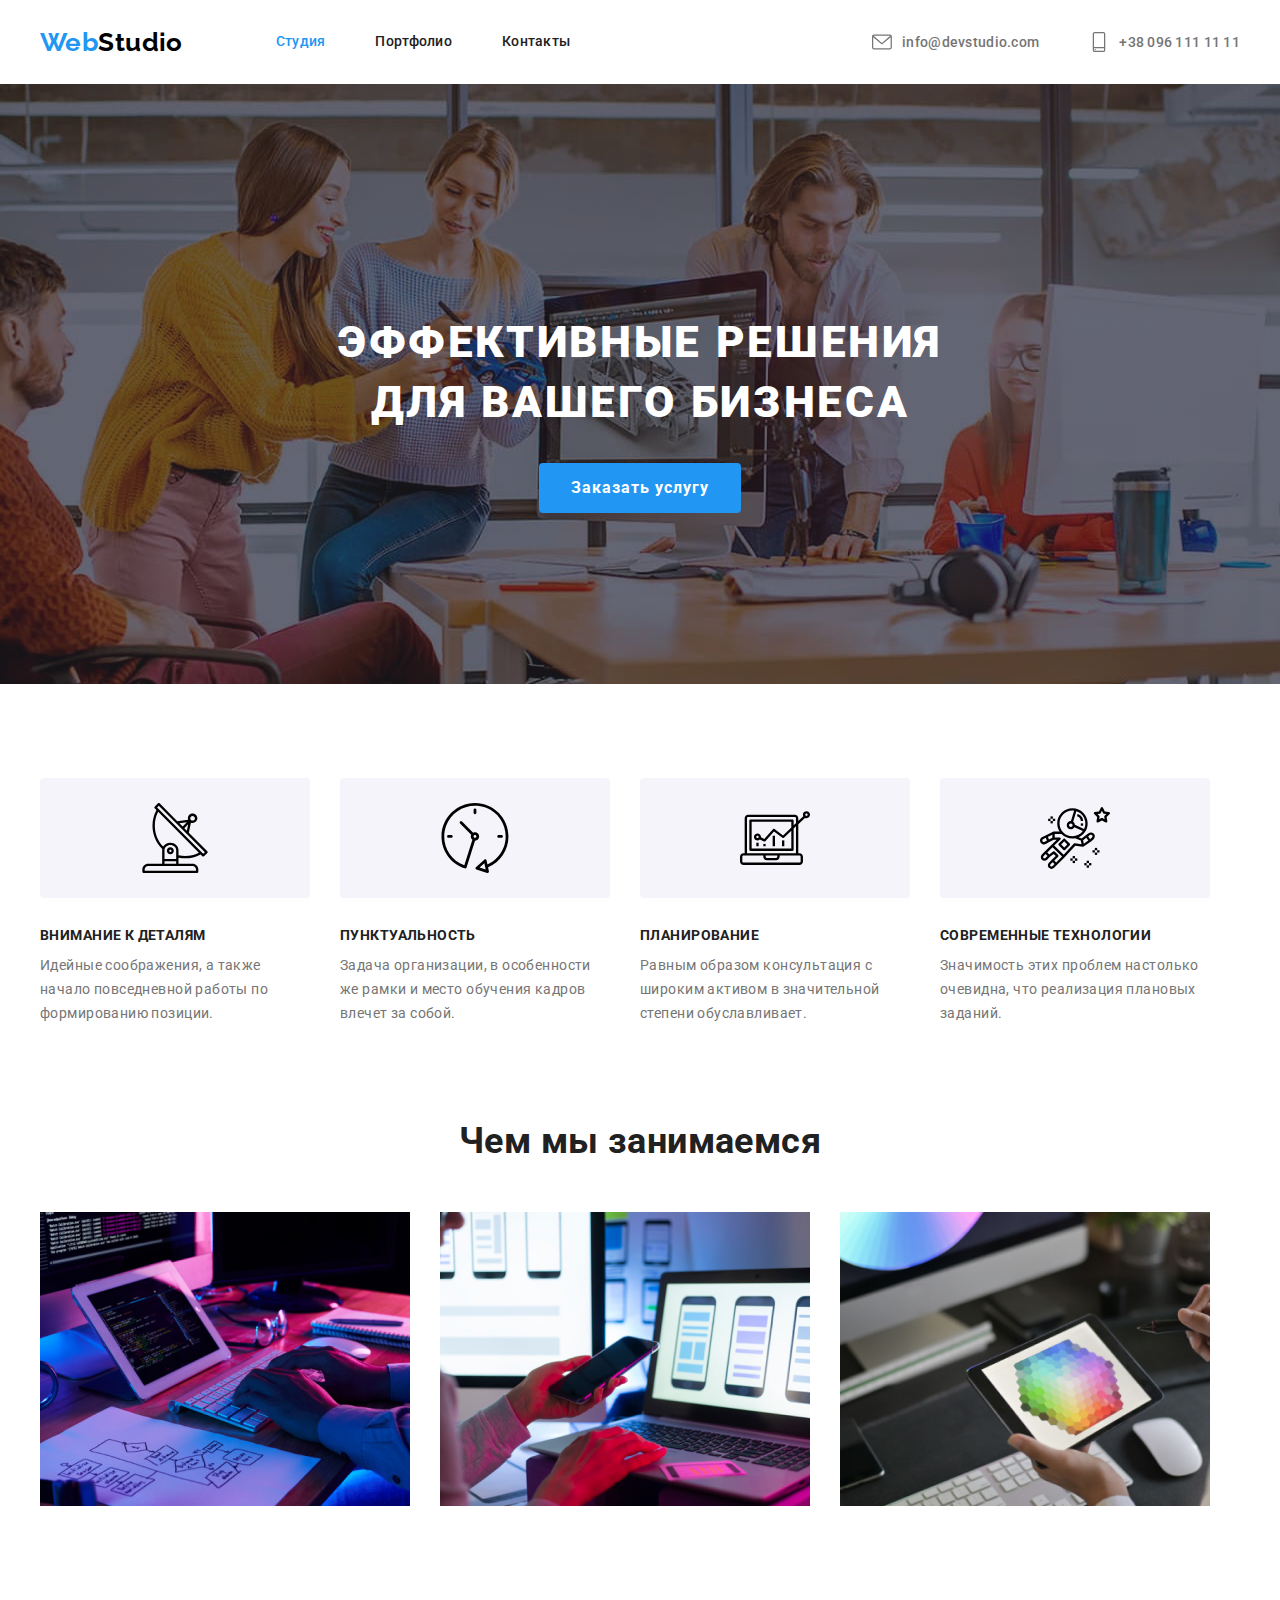
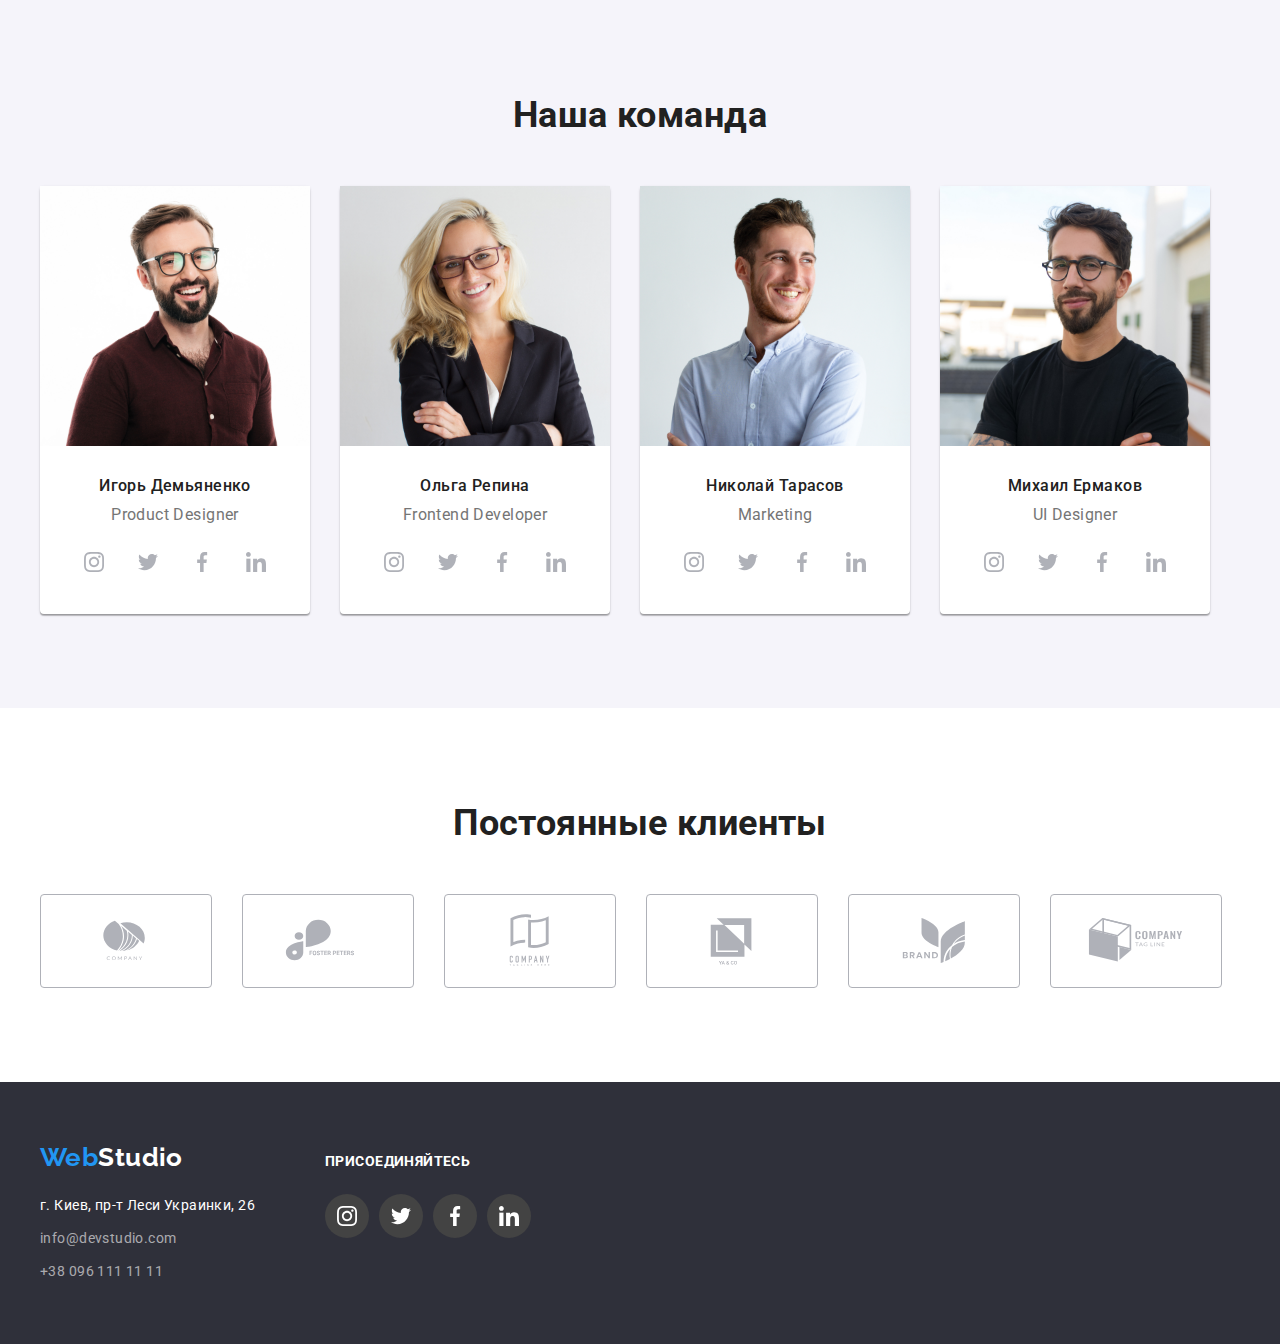
<file: index.html>
<!DOCTYPE html>
<html lang="ru">

<head>
    <meta charset="UTF-8">
    <meta http-equiv="X-UA-Compatible" content="IE=edge">
    <meta name="viewport" content="width=device-width, initial-scale=1.0">
    <title>Document</title>
    <link rel="preconnect" href="https://fonts.googleapis.com">
    <link rel="preconnect" href="https://fonts.gstatic.com" crossorigin>
    <link href="https://fonts.googleapis.com/css2?family=Raleway:wght@700&family=Roboto:wght@400;500;700;900&display=swap"
        rel="stylesheet">
    <link rel="stylesheet" href="./css/main.css">
    <link rel="stylesheet" href="./css/normalise.css">
</head>

    <body>
        <header class="header">
            <div class="container">
                <div class="section-header">
                    <nav class="header-nav">
                        <a class="logo link" href=""><span class="accent">Web</span>Studio</a>
                
                        <ul class="header-list list">
                            <li class="header-list-link">
                                <a class="header-link current link" href="./index.html">Студия</a>
                            </li>
                
                            <li class="header-list-link">
                                <a class="header-link link" href="./portfolio.html">Портфолио</a>
                            </li>
                
                            <li class="header-list-link">
                                <a class="header-link link" href="">Контакты</a>
                            </li>
                        </ul>
                    </nav>
                
                    <ul class="header-contakts-list list">
                        <li class="contacts-link">
                            
                            <a class="header-contakts-link link mail" href="mailto:info@devstudio.com">
                                <svg class="header-contakts-icon" aria-hidden="true" widht="20px" hight="20px">
                                    <use href="./images/icons.svg#icon-envelope"></use>
                                </svg>
                            </a>
                        </li>
                
                        <li class="contacts-link">
                            
                            <a class="header-contakts-link link phone" href="tel:+380961111111">
                                <svg class="header-contakts-icon" aria-hidden="true" widht="20px" hight="20px">
                                    <use href="./images/icons.svg#icon-smartphone"></use>
                                </svg>
                            </a>
                        </li>
                    </ul>
                </div>
            </div>
            
        </header>
        <main>
            <div class="overlay">
                <section class="hero">
                    <div class="container">
                        <h1 class="hero-title">Эффективные решения <br> для вашего бизнеса</h1>
                        <button type="button" class="hero-btn btn">Заказать услугу</button>
                    </div>
                </section>
            </div>

            <section class="section benefits">
                <div class="container">
                    <h2 class="benefits-caption">Преимущества</h2>

                    <ul class="list list-benefits">
                        <li class="item">
                            <div class="list-benefits-icon">
                                <svg class="benefit-icon" aria-hidden="true" width="70" height="70">
                                    <use href="./images/icons.svg#icon-antenna"></use>
                                </svg>
                            </div>
                            <h3 class="benefits-title">Внимание к деталям</h3>
                            <p class="benefits-text">
                                Идейные соображения, а также начало повседневной работы по формированию позиции.
                            </p>
                        </li>
                    
                        <li class="item">
                            <div class="list-benefits-icon">
                                <svg class="benefit-icon" aria-hidden="true" width="70" height="70">
                                    <use href="./images/icons.svg#icon-clock"></use>
                                </svg>
                            </div>
                            <h3 class="benefits-title">Пунктуальность</h3>
                            <p class="benefits-text">
                                Задача организации, в особенности же рамки и место обучения кадров влечет за собой.
                            </p>
                        </li>
                    
                        <li class="item">
                            <div class="list-benefits-icon">
                                <svg class="benefit-icon" aria-hidden="true" width="70" height="70">
                                    <use href="./images/icons.svg#icon-diagram"></use>
                                </svg>
                            </div>
                            <h3 class="benefits-title">Планирование</h3>
                            <p class="benefits-text">
                                Равным образом консультация с широким активом в значительной степени обуславливает.
                            </p>
                        </li>
                    
                        <li class="item">
                            <div class="list-benefits-icon">
                                <svg class="benefit-icon" aria-hidden="true" width="70" height="70">
                                    <use href="./images/icons.svg#icon-astronaut"></use>
                                </svg>
                            </div>
                            <h3 class="benefits-title">Современные технологии</h3>
                            <p class="benefits-text">
                                Значимость этих проблем настолько очевидна, что реализация плановых заданий.
                            </p>
                        </li>
                    </ul>
                </div>
            </section>

            <section class="section section-activity">
                <div class="container">
                    <h2 class="activity-caption">
                        Чем мы занимаемся
                    </h2>
                    <ul class="list list-activity">
                        <li class="picture-activity">
                            <img src="./images/HTML.jpg" alt="код" width="370" height="294">
                        </li>
                        <li class="picture-activity">
                            <img src="./images/develop.jpg" alt="разработка" width="370" height="294">
                        </li>
                        <li class="picture-activity">
                            <img src="./images/designers.jpg" alt="дизайн" width="370" height="294">
                        </li>
                    </ul>
                </div>
            </section>

            <section class="section team">
                <div class="container">
                    <h2 class="team-caption">
                        Наша команда
                    </h2>
                    <ul class="list list-team">
                        <li class="item-team">
                            <img src="./images/design.jpg" alt="дизайнер" width="270" height="270">
                            <div class="content-effects">
                                <h3 class="team-content">Игорь Демьяненко</h3><p class="team-position">Product Designer</p>

                                <ul class="list icon-list">
                                    <li class="social-icon-list">
                                        <a class="social-icon-item" href="#">
                                            <svg class="social-icon" aria-hidden="true" width="20" height="20">
                                                <use href="./images/icons.svg#icon-insta"></use>
                                            </svg>
                                        </a>
                                    </li>
                                    <li class="social-icon-list">
                                        <a class="social-icon-item" href="#">
                                            <svg class="social-icon" aria-hidden="true" width="20" height="20">
                                                <use href="./images/icons.svg#icon-tw"></use>
                                            </svg>
                                        </a>
                                    </li>
                                    <li class="social-icon-list">
                                       <a class="social-icon-item" href="#">
                                        <svg class="social-icon" aria-hidden="true" width="20" height="20">
                                            <use href="./images/icons.svg#icon-fb"></use>
                                        </svg>
                                       </a>
                                    </li>
                                    <li class="social-icon-list">
                                        <a class="social-icon-item" href="#">
                                            <svg class="social-icon" aria-hidden="true" width="20" height="20">
                                                <use href="./images/icons.svg#icon-in"></use>
                                            </svg>
                                        </a>
                                    </li>
                                </ul>
                
                            </div>
                        </li>

                        <li class="item-team"><img src="./images/mark.jpg" alt="розработчик" width="270" height="270">
                            <div class="content-effects">
                                <h3 class="team-content">Ольга Репина</h3><p class="team-position">Frontend Developer</p>
                                <ul class="list icon-list">
                                    <li class="social-icon-list">
                                        <a class="social-icon-item" href="#">
                                            <svg class="social-icon" aria-hidden="true" width="20" height="20">
                                                <use href="./images/icons.svg#icon-insta"></use>
                                            </svg>
                                        </a>
                                    </li>
                                    <li class="social-icon-list">
                                        <a class="social-icon-item" href="#">
                                            <svg class="social-icon" aria-hidden="true" width="20" height="20">
                                                <use href="./images/icons.svg#icon-tw"></use>
                                            </svg>
                                        </a>
                                    </li>
                                    <li class="social-icon-list">
                                        <a class="social-icon-item" href="#">
                                            <svg class="social-icon" aria-hidden="true" width="20" height="20">
                                                <use href="./images/icons.svg#icon-fb"></use>
                                            </svg>
                                        </a>
                                    </li>
                                    <li class="social-icon-list">
                                        <a class="social-icon-item" href="#">
                                            <svg class="social-icon" aria-hidden="true" width="20" height="20">
                                                <use href="./images/icons.svg#icon-in"></use>
                                            </svg>
                                        </a>
                                    </li>
                                </ul>
                            </div>
                        </li>

                        <li class="item-team"><img src="./images/devel.jpg" alt="маркетолог" width="270" height="270">
                            <div class="content-effects">
                                <h3 class="team-content">Николай Тарасов</h3><p class="team-position">Marketing</p>
                                <ul class="list icon-list">
                                    <li class="social-icon-list">
                                        <a class="social-icon-item" href="#">
                                            <svg class="social-icon" aria-hidden="true" width="20" height="20">
                                                <use href="./images/icons.svg#icon-insta"></use>
                                            </svg>
                                        </a>
                                    </li>
                                    <li class="social-icon-list">
                                        <a class="social-icon-item" href="#">
                                            <svg class="social-icon" aria-hidden="true" width="20" height="20">
                                                <use href="./images/icons.svg#icon-tw"></use>
                                            </svg>
                                        </a>
                                    </li>
                                    <li class="social-icon-list">
                                        <a class="social-icon-item" href="#">
                                            <svg class="social-icon" aria-hidden="true" width="20" height="20">
                                                <use href="./images/icons.svg#icon-fb"></use>
                                            </svg>
                                        </a>
                                    </li>
                                    <li class="social-icon-list">
                                        <a class="social-icon-item" href="#">
                                            <svg class="social-icon" aria-hidden="true" width="20" height="20">
                                                <use href="./images/icons.svg#icon-in"></use>
                                            </svg>
                                        </a>
                                    </li>
                                </ul>
                            </div>
                        </li>

                        <li class="item-team"><img src="./images/des.jpg" alt="дизайнер" width="270" height="270">
                            <div class="content-effects">
                                <h3 class="team-content">Михаил Ермаков</h3><p class="team-position">UI Designer</p>
                                <ul class="list icon-list">
                                    <li class="social-icon-list">
                                        <a class="social-icon-item" href="#">
                                            <svg class="social-icon" aria-hidden="true" width="20" height="20">
                                                <use href="./images/icons.svg#icon-insta"></use>
                                            </svg>
                                        </a>
                                    </li>
                                    <li class="social-icon-list">
                                        <a class="social-icon-item" href="#">
                                            <svg class="social-icon" aria-hidden="true" width="20" height="20">
                                                <use href="./images/icons.svg#icon-tw"></use>
                                            </svg>
                                        </a>
                                    </li>
                                    <li class="social-icon-list">
                                        <a class="social-icon-item" href="#">
                                            <svg class="social-icon" aria-hidden="true" width="20" height="20">
                                                <use href="./images/icons.svg#icon-fb"></use>
                                            </svg>
                                        </a>
                                    </li>
                                    <li class="social-icon-list">
                                        <a class="social-icon-item" href="#">
                                            <svg class="social-icon" aria-hidden="true" width="20" height="20">
                                                <use href="./images/icons.svg#icon-in"></use>
                                            </svg>
                                        </a>
                                    </li>
                                </ul>
                            </div>                            
                        </li>
                    </ul>
                </div>
            </section>

            <section class="section section-client">
                <div class="container">
                    <h2 class="client-caption">Постоянные клиенты</h2>
                    <ul class="list client-list">
                        <li class="list-icon">
                            <a class="icon-link" href="#">
                                <svg class="client-icon" aria-hidden="true" width="102" height="60">
                                    <use href="./images/icons.svg#icon-logo"></use>
                                </svg>
                            </a>
                        </li>

                        <li class="list-icon">
                            <a class="icon-link" href="#">
                                <svg class="client-icon" aria-hidden="true" width="106" height="60">
                                    <use href="./images/icons.svg#icon-logo-1"></use>
                                </svg>
                            </a>
                        </li>

                        <li class="list-icon">
                            <a class="icon-link" href="#">
                                <svg class="client-icon" aria-hidden="true" width="106" height="60">
                                    <use href="./images/icons.svg#icon-logo-2"></use>
                                </svg>
                            </a>
                        </li>

                        <li class="list-icon">
                            <a class="icon-link" href="#">
                                <svg class="client-icon" aria-hidden="true" width="106" height="60">
                                    <use href="./images/icons.svg#icon-logo-3"></use>
                                </svg>
                            </a>
                        </li>

                        <li class="list-icon">
                            <a class="icon-link" href="#">
                                <svg class="client-icon" aria-hidden="true" width="106" height="60">
                                    <use href="./images/icons.svg#icon-logo-4"></use>
                                </svg>
                            </a>
                        </li>

                        <li class="list-icon">
                            <a class="icon-link" href="#">
                                <svg class="client-icon" aria-hidden="true" width="106" height="60">
                                    <use href="./images/icons.svg#icon-untitled"></use>
                                </svg>
                            </a>
                        </li>
                    </ul>
                    
                </div>
            </section>

        </main>

        <footer class="footer">
                <div class="container footer-flex">
                    <div class="adress">
                        <a class="logo link" href=""><span class="accent">Web</span>Studio</a>
                        
                        <address>
                            <ul class="footer-contakts-list list">
                                <li class="footer-menu">
                                    <a class="footer-contakts-link link" href="">г. Киев, пр-т Леси Украинки, 26</a>
                                </li>
                        
                                <li class="footer-menu">
                                    <a class="footer-contakts-link items link" href="mailto:info@devstudio.com">info@devstudio.com</a>
                                </li>
                        
                                <li class="footer-menu">
                                    <a class="footer-contakts-link items link" href="tel:+380961111111">+38 096 111 11 11</a>
                                </li>
                            </ul>
                        </address>
                    </div>
                    
                    <div>
                        <b class="cta">присоединяйтесь</b>
                        <ul class="list list-cta">
                            <li class="social-item-cta">
                                <a class="social-icon-footer" href="#">
                                    <svg class="social-icon-cta" aria-hidden="true" width="20" height="20">
                                        <use href="./images/icons.svg#icon-insta"></use>
                                    </svg>
                                </a>
                            </li>
                            <li class="social-item-cta">
                                <a class="social-icon-footer" href="#">
                                    <svg class="social-icon-cta" aria-hidden="true" width="20" height="20">
                                        <use href="./images/icons.svg#icon-tw"></use>
                                    </svg>
                                </a>
                            </li>
                            <li class="social-item-cta">
                                <a class="social-icon-footer" href="#">
                                    <svg class="social-icon-cta" aria-hidden="true" width="20" height="20">
                                        <use href="./images/icons.svg#icon-fb"></use>
                                    </svg>
                                </a>
                            </li>
                            <li class="social-item-cta">
                                <a class="social-icon-footer" href="#">
                                    <svg class="social-icon-cta" aria-hidden="true" width="20" height="20">
                                        <use href="./images/icons.svg#icon-in"></use>
                                    </svg>
                                </a>
                            </li>
                        </ul>
                    </div>
                </div>
        </footer>
    </body>
</html>
</file>
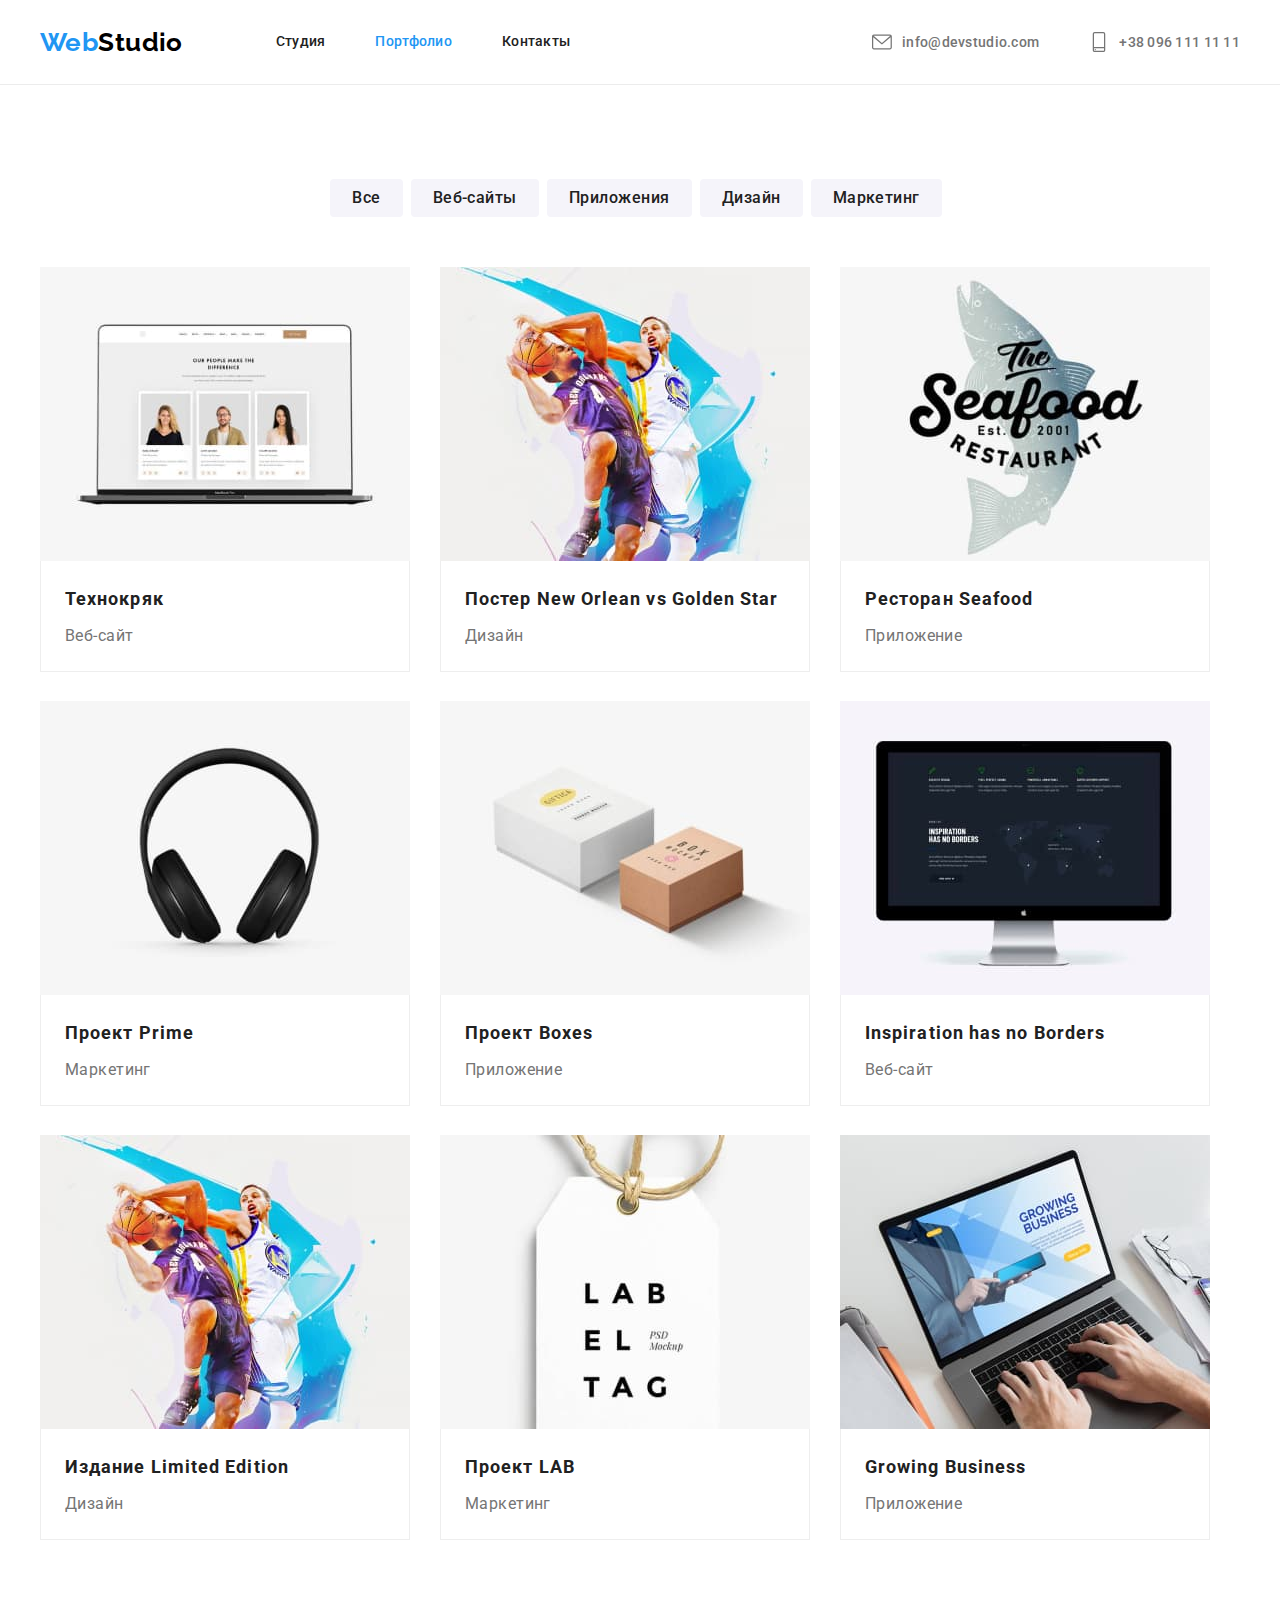
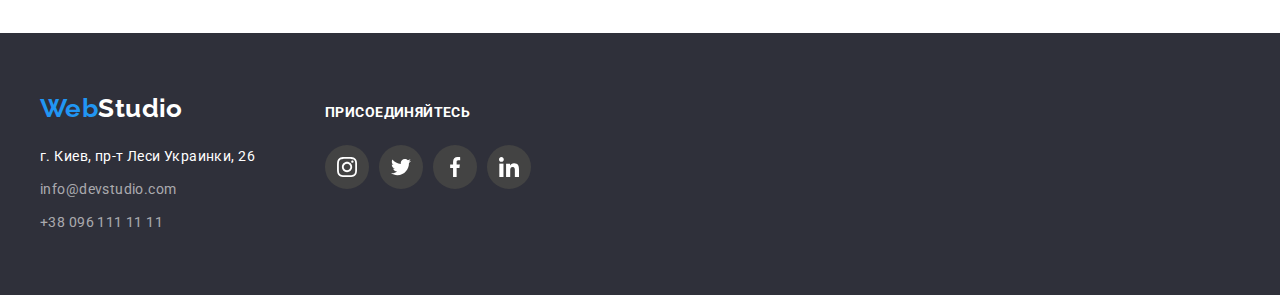
<file: portfolio.html>
<!DOCTYPE html>
<html lang="ru">
    <head>
        <meta charset="UTF-8">
        <meta http-equiv="X-UA-Compatible" content="IE=edge">
        <meta name="viewport" content="width=device-width, initial-scale=1.0">
        <title>Document</title>
        <link rel="preconnect" href="https://fonts.googleapis.com">
        <link rel="preconnect" href="https://fonts.gstatic.com" crossorigin>
        <link href="https://fonts.googleapis.com/css2?family=Raleway:wght@700&family=Roboto:wght@400;500;700;900&display=swap"
            rel="stylesheet">
        <link rel="stylesheet" href="./css/main.css">
        <link rel="stylesheet" href="./css/normalise.css">
        
    </head>

    <body class="page">
            <header class="header header-border">
                <div class="container">
                    <div class="section-header">
                        <nav class="header-nav">
                            <a class="logo link" href=""><span class="accent">Web</span>Studio</a>
            
                            <ul class="header-list list">
                                <li class="header-list-link">
                                    <a class="header-link  link" href="./index.html">Студия</a>
                                </li>
            
                                <li class="header-list-link">
                                    <a class="header-link current link" href="./portfolio.html">Портфолио</a>
                                </li>
            
                                <li class="header-list-link">
                                    <a class="header-link link" href="">Контакты</a>
                                </li>
                            </ul>
                        </nav>
            
                        <ul class="header-contakts-list list">
                            <li class="contacts-link">
            
                                <a class="header-contakts-link link mail" href="mailto:info@devstudio.com">
                                    <svg class="header-contakts-icon" aria-hidden="true" widht="20px" hight="20px">
                                        <use href="./images/icons.svg#icon-envelope"></use>
                                    </svg>
                                </a>
                            </li>
            
                            <li class="contacts-link">
            
                                <a class="header-contakts-link link phone" href="tel:+380961111111">
                                    <svg class="header-contakts-icon" aria-hidden="true" widht="20px" hight="20px">
                                        <use href="./images/icons.svg#icon-smartphone"></use>
                                    </svg>
                                </a>
                            </li>
                        </ul>
                    </div>
                </div>
            
            </header>
        <main>
            <section class="section portfolio">
                <div class="container">
                    <h1 class="button-caption">Заголовки</h1>
                    <ul class="list button-list">
                        <li class="btn-list"><button class="button active" type="button">Все</button></li>
                        <li class="btn-list"><button class="button" type="button">Веб-сайты</button></li>
                        <li class="btn-list"><button class="button" type="button">Приложения</button></li>
                        <li class="btn-list"><button class="button" type="button">Дизайн</button></li>
                        <li class="btn-list"><button class="button" type="button">Маркетинг</button></li>
                    </ul>

                    <ul class="container-project projects list">
                            <li class="element-project">
                                <a class="project-link link" href="">
                                    <img src="./portfolio/веб-сайт.jpg" alt="Веб-сайт" wight="370" hight="405">
                                    <div class="projects-item">
                                        <h2 class="projects-title">Технокряк</h2>
                                        <p class="projects-items">Веб-сайт</p>
                                    </div>
                                </a>
                                
                            </li>
                            <li class="element-project">
                                <a class="project-link link" href="">
                                    <img src="./portfolio/дизайн.jpg" alt="Дизайн" wight="370" hight="405">
                                    <div class="projects-item">
                                        <h2 class="projects-title">Постер New Orlean vs Golden Star</h2>
                                        <p class="projects-items">Дизайн</p>
                                    </div>
                                </a>
                                
                            </li>
                            <li class="element-project">
                                <a class="project-link link" href="">
                                    <img src="./portfolio/приложение1.jpg" alt="Приложение" wight="370" hight="405">
                                    <div class="projects-item">
                                        <h2 class="projects-title">Ресторан Seafood</h2>
                                        <p class="projects-items">Приложение</p>
                                    </div>
                                </a>
                                
                            </li>
                            <li class="element-project">
                                <a class="project-link link" href="">
                                    <img src="./portfolio/маркетинг.jpg" alt="Маркетинг" wight="370" hight="405">
                                    <div class="projects-item">
                                        <h2 class="projects-title">Проект Prime</h2>
                                        <p class="projects-items">Маркетинг</p>
                                    </div>
                                </a>
                            </li>
                            <li class="element-project">
                                <a class="project-link link" href="">
                                    <img src="./portfolio/приложение.jpg" alt="Приложение" wight="370" hight="405">
                                    <div class="projects-item">
                                        <h2 class="projects-title">Проект Boxes</h2>
                                        <p class="projects-items">Приложение</p>
                                    </div>
                                </a>
                            </li>
                            <li class="element-project">
                                <a class="project-link link" href="">
                                    <img src="./portfolio/веб-сайт1.jpg" alt="Веб-сайт" wight="370" hight="405">
                                    <div class="projects-item">
                                        <h2 class="projects-title">Inspiration has no Borders</h2>
                                        <p class="projects-items">Веб-сайт</p>
                                    </div>
                                </a>
                            </li>
                            <li class="element-project">
                                <a class="project-link link" href="">
                                    <img src="./portfolio/дизайн.jpg" alt="Дизайн" wight="370" hight="405">
                                    <div class="projects-item">
                                        <h2 class="projects-title">Издание Limited Edition</h2>
                                        <p class="projects-items">Дизайн</p>
                                    </div>
                                </a>
                            </li>
                            <li class="element-project">
                                <a class="project-link link" href="">
                                    <img src="./portfolio/маркетинг1.jpg" alt="Маркетинг" wight="370" hight="405">
                                    <div class="projects-item">
                                        <h2 class="projects-title">Проект LAB</h2>
                                        <p class="projects-items">Маркетинг</p>
                                    </div>
                                </a>
                            </li>
                            <li class="element-project">
                                <a class="project-link link" href="">
                                    <img src="./portfolio/приложение2.jpg" alt="Приложение" wight="370" hight="405">
                                    <div class="projects-item">
                                        <h2 class="projects-title">Growing Business</h2>
                                        <p class="projects-items">Приложение</p>
                                    </div>
                                </a>
                            </li>
                    </ul>
                </div>
            </section>
        </main>
        
        <footer class="footer">
            <div class="container footer-flex">
                <div class="adress">
                    <a class="logo link" href=""><span class="accent">Web</span>Studio</a>
        
                    <address>
                        <ul class="footer-contakts-list list">
                            <li class="footer-menu">
                                <a class="footer-contakts-link link" href="">г. Киев, пр-т Леси Украинки, 26</a>
                            </li>
        
                            <li class="footer-menu">
                                <a class="footer-contakts-link items link"
                                    href="mailto:info@devstudio.com">info@devstudio.com</a>
                            </li>
        
                            <li class="footer-menu">
                                <a class="footer-contakts-link items link" href="tel:+380961111111">+38 096 111 11 11</a>
                            </li>
                        </ul>
                    </address>
                </div>
        
                <div>
                    <b class="cta">присоединяйтесь</b>
                    <ul class="list list-cta">
                        <li class="social-item-cta">
                            <a class="social-icon-footer" href="#">
                                <svg class="social-icon-cta" aria-hidden="true" width="20" height="20">
                                    <use href="./images/icons.svg#icon-insta"></use>
                                </svg>
                            </a>
                        </li>
                        <li class="social-item-cta">
                            <a class="social-icon-footer" href="#">
                                <svg class="social-icon-cta" aria-hidden="true" width="20" height="20">
                                    <use href="./images/icons.svg#icon-tw"></use>
                                </svg>
                            </a>
                        </li>
                        <li class="social-item-cta">
                            <a class="social-icon-footer" href="#">
                                <svg class="social-icon-cta" aria-hidden="true" width="20" height="20">
                                    <use href="./images/icons.svg#icon-fb"></use>
                                </svg>
                            </a>
                        </li>
                        <li class="social-item-cta">
                            <a class="social-icon-footer" href="#">
                                <svg class="social-icon-cta" aria-hidden="true" width="20" height="20">
                                    <use href="./images/icons.svg#icon-in"></use>
                                </svg>
                            </a>
                        </li>
                    </ul>
                </div>
            </div>
        </footer>
    </body>
</html>
</file>
<file: css/main.css>
:root {
  --font-family-primary: 'Roboto', sans-serif;
  --font-family-logo: 'Raleway', sans-serif;
  --color-background-primary: #e5e5e5;
  --color-tertiary: #ffffff;
  --color-primary: #757575;
  --color-secondary: #212121;
  --color-accent: #2196f3;
  --color-background: #2f303a;
  --color-button: #f5f4fa;
  --color-button-secondary: #eeeeee;
  --color-logo: #000000;
  --color-top: #ececec;
  --color-client: #afb1b8;
}

body {
  font-family: var(--font-family-primary);
  background-color: var(--color-background-primar);
  color: var(--color-primary);
  font-size: 14px;
  font-weight: 400;
  line-height: 1.7;
  letter-spacing: 0.03em;
}

.link {
  text-decoration: none;
  color: inherit;
}

.list {
  list-style: none;
  display: flex;
  padding-left: 0;
  margin: 0;
}

/* .section-header,
.section-hero,
.section-benefits,
.section-activity,
.section-team,
.section-footer,
.section-button { */

.container {
  margin-left: auto;
  margin-right: auto;
  width: 1200px;
  padding-left: 15px;
  padding-right: 15px;
}

h1,
h2,
h3,
h4,
h5,
h6,
p {
  margin: 0;
}

img {
  display: block;
  max-width: 100%;
  height: auto;
}

.section {
  padding-top: 94px;
  padding-bottom: 94px;
}

/* header */

.section-header .header-nav {
  display: flex;
  align-items: center;
}

.section-header {
  display: flex;
}
.logo {
  font-family: var(--font-family-logo);
  font-weight: 700;
  font-size: 26px;
  line-height: 1.19;

  color: var(--color-logo);
}

.accent {
  color: var(--color-accent);
}

.header-link,
.header-contakts-link {
  padding-top: 32px;
  padding-bottom: 32px;

  font-weight: 500;
  line-height: 1.14;
  line-height: 100%;
  letter-spacing: 0.02em;
  color: var(--color-secondary);
}

.mail::after {
  content: 'info@devstudio.com';
  display: inline-block;
}

.phone::after {
  content: '+38 096 111 11 11';
  display: inline-block;
}

.contacts-link {
  display: flex;
  align-items: center;
}

.header-contakts-link {
  display: flex;
  align-items: center;
  fill: var(--color-primary);
  cursor: pointer;
  color: var(--color-primary);
}

.header-link:hover,
.header-link:focus,
.current,
.accent {
  color: var(--color-accent);
}

.header-contakts-link:hover,
.header-contakts-link:focus {
  color: var(--color-accent);
  fill: var(--color-accent);
}

.header-contakts-icon {
  width: 20px;
  height: 20px;
  margin-right: 10px;
}

.header-list {
  margin-left: 93px;
}
.header-contakts-list {
  margin-left: auto;
}

.header-list-link:not(:last-child),
.contacts-link:not(:last-child) {
  margin-right: 50px;
}

/* hero */

.hero {
  padding-top: 200px;
  padding-bottom: 200px;
  text-align: center;
}
.overlay {
  background-image: linear-gradient(to right, rgba(47, 48, 58, 0.4), rgba(47, 48, 58, 0.4)),
    url(../images/bg.jpg);
  background-color: var(--color-background);
  background-repeat: no-repeat;
  background-position: center;
  background-size: cover;
  max-width: 1600px;
  max-height: 600px;
  margin-left: auto;
  margin-right: auto;
}

.hero-title {
  font-weight: 900;
  font-size: 44px;
  text-transform: uppercase;
  letter-spacing: 0.06em;
  line-height: 1.36;
  margin-bottom: 30px;
  color: var(--color-tertiary);
}

.btn {
  margin: auto;
}

.hero-btn {
  background-color: var(--color-accent);

  font-family: var(--font-family-primary);
  font-weight: 700;
  font-size: 16px;
  line-height: 1.88;
  letter-spacing: 0.06em;
  color: var(--color-tertiary);
  cursor: pointer;

  border: none;
  border-radius: 4px;
  display: block;

  padding: 10px 32px;
}

.button .active {
  background-color: var(--color-accent);
  color: var(--color-tertiary);
  cursor: pointer;
}

/* benefits */

.list-benefits-icon {
  display: flex;
  width: 270px;
  height: 120px;
  align-items: center;
  justify-content: center;
  border-radius: 4px;
  background-color: var(--color-button);
  margin-bottom: 30px;
}

.benefits-caption,
.activity-caption,
.team-caption,
.client-caption {
  font-weight: 700;
  font-size: 36px;
  line-height: 1.17;
  color: var(--color-secondary);
  margin-bottom: 50px;
}

.benefits-caption {
  display: none;
}

.benefits-title {
  color: var(--color-secondary);
  font-weight: 700;
  font-size: 14px;
  line-height: 1.14;
  text-transform: uppercase;
  margin-bottom: 10px;
}

.benefits-text {
  color: var(--color-primary);
  line-height: 1.71;
}

.section-benefits .list {
  display: flex;
}

.item:not(:last-child) {
  margin-right: 30px;
}

.list-benefits .item {
  width: 270px;
}

.section-activity {
  margin-top: -94px;
}

/* activity */

.picture-activity:not(:last-child) {
  margin-right: 30px;
}

.activity-caption,
.client-caption {
  text-align: center;
}

/* team */

.team {
  background-color: var(--color-button);
}

.team-caption {
  padding-bottom: 0;
  text-align: center;
}

.item-team:not(:last-child) {
  margin-right: 30px;
}

.team-content {
  color: var(--color-secondary);
  font-size: 16px;
  font-weight: 500;
  line-height: 1.19;
  text-align: center;
  margin-bottom: 10px;
}

.team-position {
  color: var(--color-primary);
  font-size: 16px;
  line-height: 1.19;
}

.list-team {
  text-align: center;
}

.item-team {
  width: 270px;
  background-color: rgba(255, 255, 255, 1);
  border-radius: 4px;
  box-shadow: 0px 2px 1px 0px rgba(0, 0, 0, 0.2), 0px 1px 1px 0px rgba(0, 0, 0, 0.14),
    0px 1px 3px 0px rgba(0, 0, 0, 0.12);
}

.content-effects {
  padding-top: 30px;
}

.icon-list {
  margin-top: 16px;
  margin-bottom: 30px;
}

.social-icon-list:first-child {
  margin-left: 32px;
}
.social-icon-list:not(:last-child) {
  margin-right: 10px;
}

.social-icon-item {
  display: block;
  width: 44px;
  height: 44px;
}

.social-icon-item:hover,
.social-icon-item:focus {
  border-radius: 50%;
  background-color: var(--color-accent);
}

.social-icon {
  fill: var(--color-client);
  cursor: pointer;
  padding: 12px;
}

.social-icon:hover {
  fill: var(--color-tertiary);
}

/*    clients   */

.icon-link {
  width: 100%;
  height: 100%;
  display: flex;
  align-items: center;
  justify-content: center;
  cursor: pointer;
  fill: var(--color-client);
}

.list-icon {
  border: 1px solid var(--color-client);
  border-radius: 4px;
  width: 170px;
  height: 92px;
}

.list-icon:not(:last-child) {
  margin-right: 30px;
}

.icon-link:hover,
.icon-link:focus {
  border: 1px solid var(--color-accent);
  fill: var(--color-accent);
}

/* footer */

.footer-contakts-link {
  color: var(--color-tertiary);
  line-height: 1.71;
  font-style: normal;
}

.footer-menu:not(:last-child) {
  margin-bottom: 9px;
}

.footer-contakts-link:hover,
.footer-contakts-link:focus {
  color: var(--color-accent);
}

.footer-contakts-list .items {
  color: rgba(255, 255, 255, 0.6);
}

.footer {
  background-color: var(--color-background);
  padding-top: 60px;
  padding-bottom: 60px;
}
.footer-flex {
  display: flex;
  align-items: baseline;
}

.footer .logo {
  color: var(--color-tertiary);
}

.adress {
  margin-right: 70px;
}

.footer-contakts-list {
  display: block;
  margin-top: 20px;
}

/* call-to-action */

.cta {
  color: var(--color-tertiary);
  text-transform: uppercase;
  line-height: 1.14;
  font-weight: 700;
  letter-spacing: 0.03em;
}

.list-cta {
  margin-top: 20px;
}

.social-item-cta:not(:last-child) {
  margin-right: 10px;
}

.social-icon-footer {
  display: block;
  width: 44px;
  height: 44px;
  background-color: #434343;
  border-radius: 50%;
}

.social-icon-cta {
  cursor: pointer;
  padding: 12px;
  fill: var(--color-tertiary);
}

.social-icon-footer:hover,
.social-icon-footer:focus {
  cursor: pointer;
  border-radius: 50%;
  background-color: var(--color-accent);
}

/* portfolio */
/* titles */

.header-border {
  border-bottom: 1px solid var(--color-top);
}

.button {
  font-family: var(--font-family-primary);
  background-color: var(--color-button);
  color: var(--color-secondary);
  font-weight: 500;
  font-size: 16px;
  line-height: 1.63;
  letter-spacing: 0.03em;
  border: none;
  cursor: pointer;
  border-radius: 4px;

  padding: 6px 22px;
}

.button:last-child {
  margin-right: 0;
}

.btn-list:hover,
.btn-list:focus {
  box-shadow: 0px 3px 1px rgba(0, 0, 0, 0.1), 0px 1px 2px rgba(0, 0, 0, 0.08),
    0px 2px 2px rgba(0, 0, 0, 0.12);
}

.button:hover,
.button:focus {
  background-color: var(--color-accent);
  color: var(--color-tertiary);
}

/* projects */

.container-project {
  flex-wrap: wrap;
}

.element-project:nth-last-child(-n + 3) {
  margin-bottom: 0;
}

.element-project:not(:nth-child(3n)) {
  margin-right: 30px;
}

.element-project {
  box-sizing: border-box;
  width: 370px;
  height: 404px;
  margin-bottom: 30px;
  background-color: rgba(255, 255, 255, 1);
}
.project-link {
  display: block;
}

.project-link:hover {
  box-shadow: 1px 4px 6px rgba(0, 0, 0, 0.16), 0px 4px 4px rgba(0, 0, 0, 0.06),
    0px 1px 1px rgba(0, 0, 0, 0.12);
}

.projects-title {
  color: var(--color-secondary);
  font-size: 18px;
  font-weight: 700;
  line-height: 2;
  letter-spacing: 0.06em;

  margin-bottom: 4px;
}
.projects-items {
  font-size: 16px;
  line-height: 1.88;
  margin-bottom: 0;
}

.projects-item {
  padding: 20px 24px;
  border-bottom: 1px solid var(--color-button-secondary);
  border-left: 1px solid var(--color-button-secondary);
  border-right: 1px solid var(--color-button-secondary);
}

.button-caption {
  display: none;
}

.button-list {
  justify-content: center;
  margin-bottom: 50px;
}

.btn-list {
  margin-right: 8px;
}
</file>
<file: css/normalise.css>
/*! normalize.css v8.0.1 | MIT License | github.com/necolas/normalize.css */

/* Document
   ========================================================================== */

/**
 * 1. Correct the line height in all browsers.
 * 2. Prevent adjustments of font size after orientation changes in iOS.
 */

html {
  line-height: 1.15; /* 1 */
  -webkit-text-size-adjust: 100%; /* 2 */
}

/* Sections
   ========================================================================== */

/**
 * Remove the margin in all browsers.
 */

body {
  margin: 0;
}

/**
 * Render the `main` element consistently in IE.
 */

main {
  display: block;
}

/**
 * Correct the font size and margin on `h1` elements within `section` and
 * `article` contexts in Chrome, Firefox, and Safari.
 */

h1 {
  font-size: 2em;
  margin: 0.67em 0;
}

/* Grouping content
   ========================================================================== */

/**
 * 1. Add the correct box sizing in Firefox.
 * 2. Show the overflow in Edge and IE.
 */

hr {
  box-sizing: content-box; /* 1 */
  height: 0; /* 1 */
  overflow: visible; /* 2 */
}

/**
 * 1. Correct the inheritance and scaling of font size in all browsers.
 * 2. Correct the odd `em` font sizing in all browsers.
 */

pre {
  font-family: monospace, monospace; /* 1 */
  font-size: 1em; /* 2 */
}

/* Text-level semantics
   ========================================================================== */

/**
 * Remove the gray background on active links in IE 10.
 */

a {
  background-color: transparent;
}

/**
 * 1. Remove the bottom border in Chrome 57-
 * 2. Add the correct text decoration in Chrome, Edge, IE, Opera, and Safari.
 */

abbr[title] {
  border-bottom: none; /* 1 */
  text-decoration: underline; /* 2 */
  text-decoration: underline dotted; /* 2 */
}

/**
 * Add the correct font weight in Chrome, Edge, and Safari.
 */

b,
strong {
  font-weight: bolder;
}

/**
 * 1. Correct the inheritance and scaling of font size in all browsers.
 * 2. Correct the odd `em` font sizing in all browsers.
 */

code,
kbd,
samp {
  font-family: monospace, monospace; /* 1 */
  font-size: 1em; /* 2 */
}

/**
 * Add the correct font size in all browsers.
 */

small {
  font-size: 80%;
}

/**
 * Prevent `sub` and `sup` elements from affecting the line height in
 * all browsers.
 */

sub,
sup {
  font-size: 75%;
  line-height: 0;
  position: relative;
  vertical-align: baseline;
}

sub {
  bottom: -0.25em;
}

sup {
  top: -0.5em;
}

/* Embedded content
   ========================================================================== */

/**
 * Remove the border on images inside links in IE 10.
 */

img {
  border-style: none;
}

/* Forms
   ========================================================================== */

/**
 * 1. Change the font styles in all browsers.
 * 2. Remove the margin in Firefox and Safari.
 */

button,
input,
optgroup,
select,
textarea {
  font-family: inherit; /* 1 */
  font-size: 100%; /* 1 */
  line-height: 1.15; /* 1 */
  margin: 0; /* 2 */
}

/**
 * Show the overflow in IE.
 * 1. Show the overflow in Edge.
 */

button,
input {
  /* 1 */
  overflow: visible;
}

/**
 * Remove the inheritance of text transform in Edge, Firefox, and IE.
 * 1. Remove the inheritance of text transform in Firefox.
 */

button,
select {
  /* 1 */
  text-transform: none;
}

/**
 * Correct the inability to style clickable types in iOS and Safari.
 */

button,
[type='button'],
[type='reset'],
[type='submit'] {
  -webkit-appearance: button;
}

/**
 * Remove the inner border and padding in Firefox.
 */

button::-moz-focus-inner,
[type='button']::-moz-focus-inner,
[type='reset']::-moz-focus-inner,
[type='submit']::-moz-focus-inner {
  border-style: none;
  padding: 0;
}

/**
 * Restore the focus styles unset by the previous rule.
 */

button:-moz-focusring,
[type='button']:-moz-focusring,
[type='reset']:-moz-focusring,
[type='submit']:-moz-focusring {
  outline: 1px dotted ButtonText;
}

/**
 * Correct the padding in Firefox.
 */

fieldset {
  padding: 0.35em 0.75em 0.625em;
}

/**
 * 1. Correct the text wrapping in Edge and IE.
 * 2. Correct the color inheritance from `fieldset` elements in IE.
 * 3. Remove the padding so developers are not caught out when they zero out
 *    `fieldset` elements in all browsers.
 */

legend {
  box-sizing: border-box; /* 1 */
  color: inherit; /* 2 */
  display: table; /* 1 */
  max-width: 100%; /* 1 */
  padding: 0; /* 3 */
  white-space: normal; /* 1 */
}

/**
 * Add the correct vertical alignment in Chrome, Firefox, and Opera.
 */

progress {
  vertical-align: baseline;
}

/**
 * Remove the default vertical scrollbar in IE 10+.
 */

textarea {
  overflow: auto;
}

/**
 * 1. Add the correct box sizing in IE 10.
 * 2. Remove the padding in IE 10.
 */

[type='checkbox'],
[type='radio'] {
  box-sizing: border-box; /* 1 */
  padding: 0; /* 2 */
}

/**
 * Correct the cursor style of increment and decrement buttons in Chrome.
 */

[type='number']::-webkit-inner-spin-button,
[type='number']::-webkit-outer-spin-button {
  height: auto;
}

/**
 * 1. Correct the odd appearance in Chrome and Safari.
 * 2. Correct the outline style in Safari.
 */

[type='search'] {
  -webkit-appearance: textfield; /* 1 */
  outline-offset: -2px; /* 2 */
}

/**
 * Remove the inner padding in Chrome and Safari on macOS.
 */

[type='search']::-webkit-search-decoration {
  -webkit-appearance: none;
}

/**
 * 1. Correct the inability to style clickable types in iOS and Safari.
 * 2. Change font properties to `inherit` in Safari.
 */

::-webkit-file-upload-button {
  -webkit-appearance: button; /* 1 */
  font: inherit; /* 2 */
}

/* Interactive
   ========================================================================== */

/*
 * Add the correct display in Edge, IE 10+, and Firefox.
 */

details {
  display: block;
}

/*
 * Add the correct display in all browsers.
 */

summary {
  display: list-item;
}

/* Misc
   ========================================================================== */

/**
 * Add the correct display in IE 10+.
 */

template {
  display: none;
}

/**
 * Add the correct display in IE 10.
 */

[hidden] {
  display: none;
}
</file>
